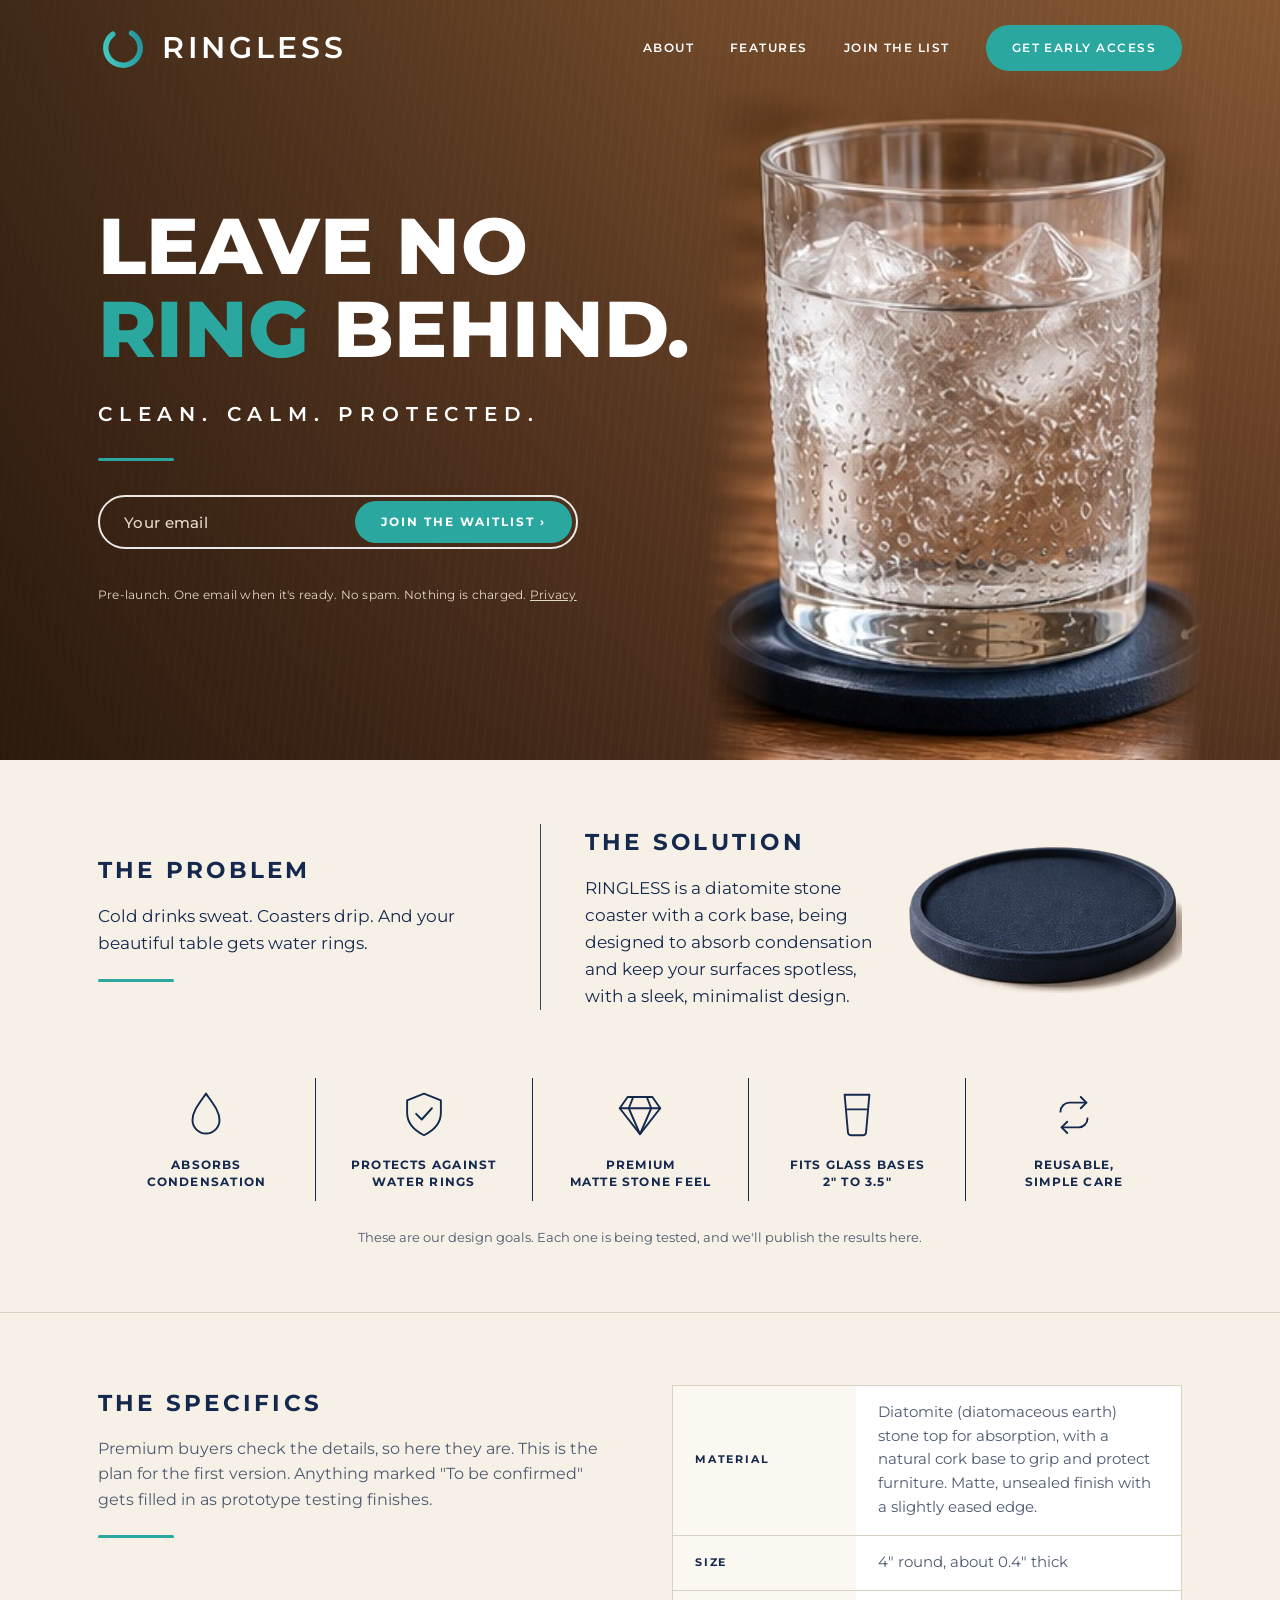
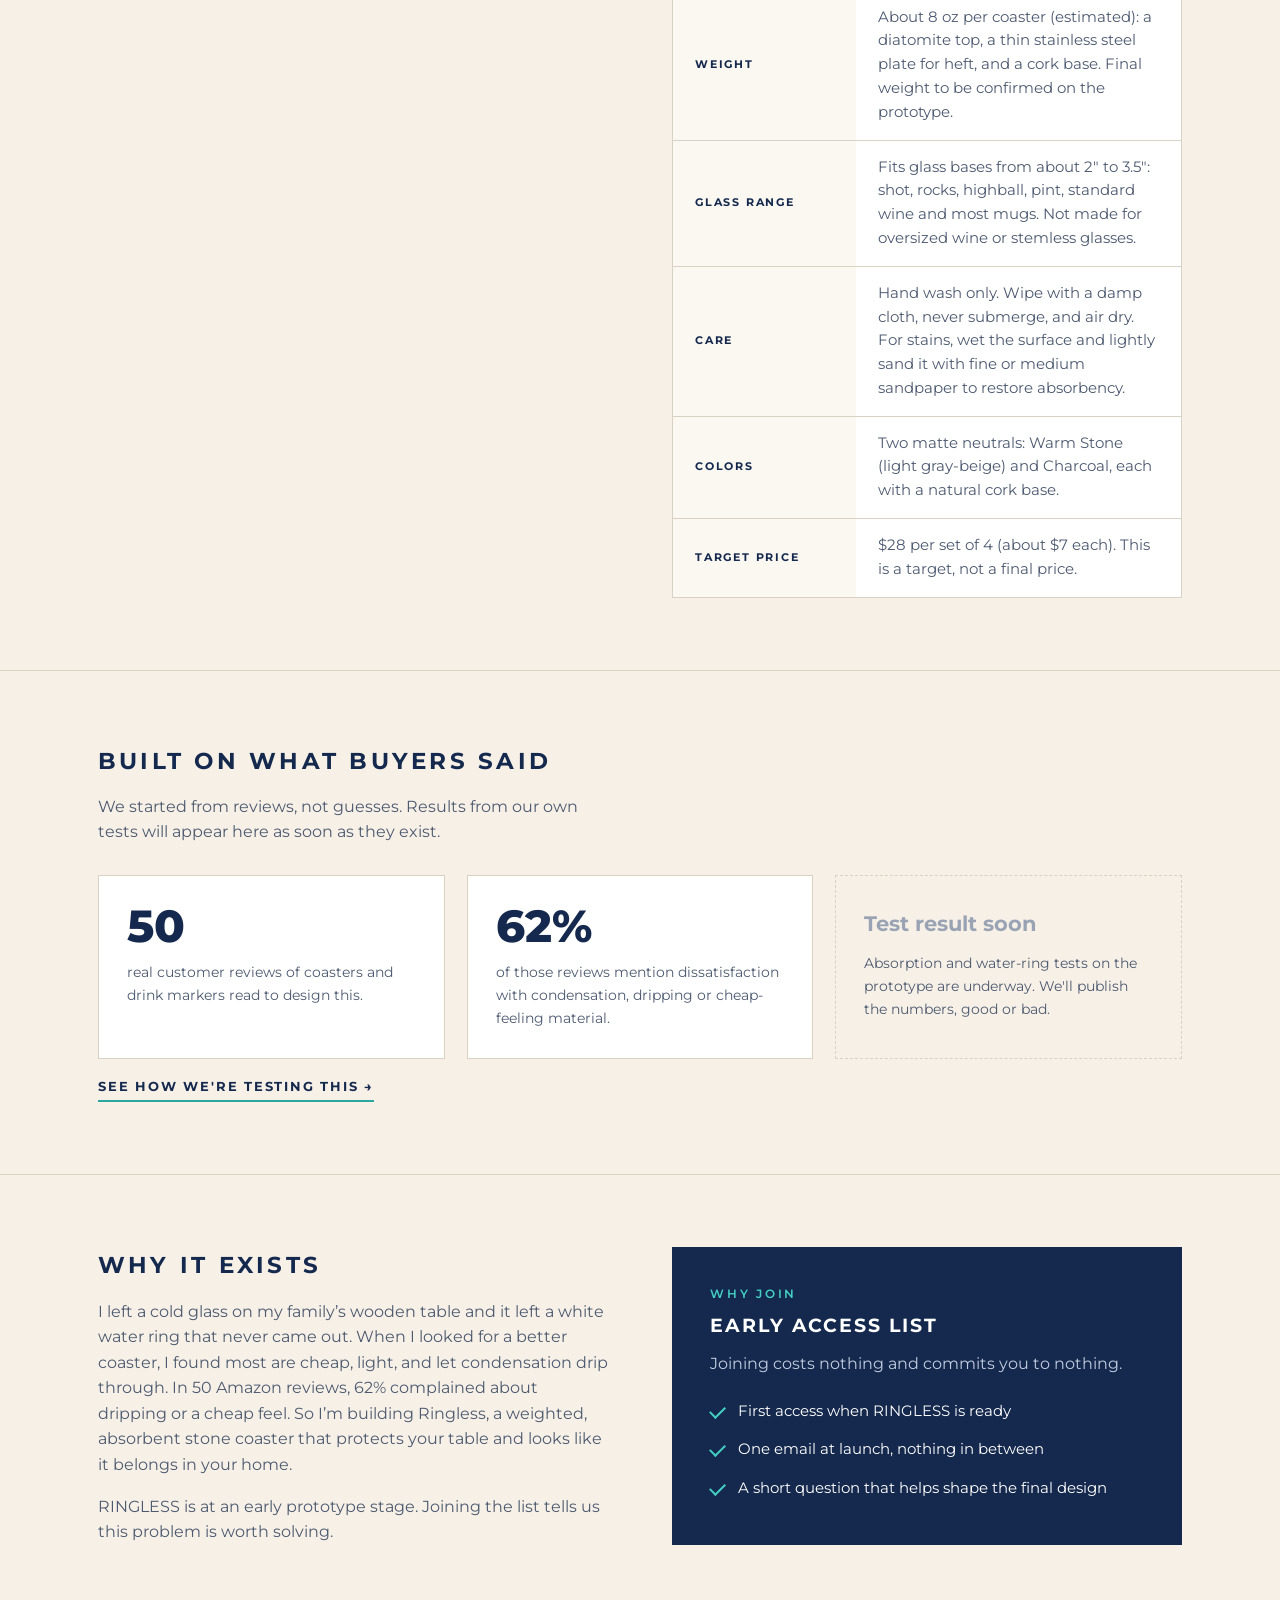
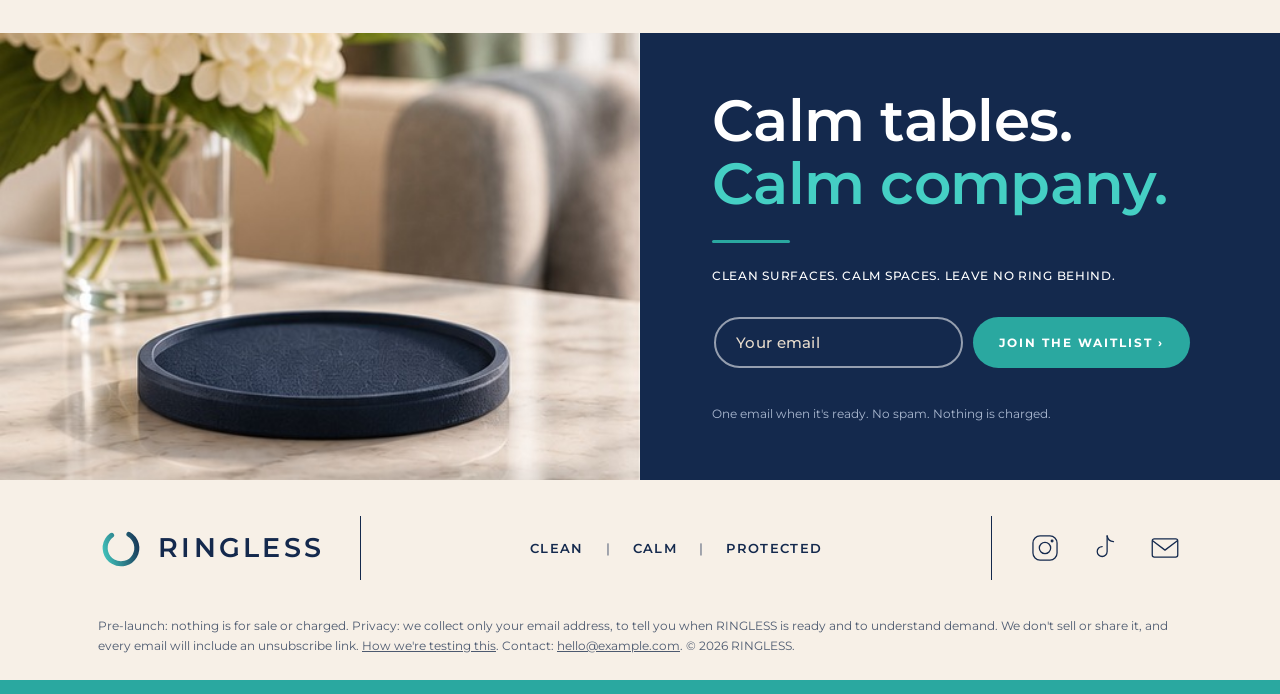
<file: index.html>
<!DOCTYPE html>
<html lang="en">
<head>
<meta charset="utf-8">
<meta name="viewport" content="width=device-width, initial-scale=1">
<title>RINGLESS | Leave no ring behind.</title>
<meta name="description" content="RINGLESS is a minimalist, weighted, absorbent coaster in development. Join the early access list.">
<meta property="og:title" content="RINGLESS | Leave no ring behind.">
<meta property="og:description" content="A minimalist absorbent coaster for people who care about their tables. Pre-launch. Join the early access list.">
<link rel="icon" href="data:image/svg+xml,%3Csvg xmlns='http://www.w3.org/2000/svg' viewBox='0 0 64 64'%3E%3Ccircle cx='32' cy='32' r='22' fill='none' stroke='%232bb0a6' stroke-width='8' stroke-dasharray='110 30' stroke-linecap='round'/%3E%3C/svg%3E">
<link rel="preconnect" href="https://fonts.googleapis.com">
<link rel="preconnect" href="https://fonts.gstatic.com" crossorigin>
<link href="https://fonts.googleapis.com/css2?family=Montserrat:wght@400;500;600;700;800&display=swap" rel="stylesheet">
<link rel="stylesheet" href="css/styles.css">
</head>
<body>

<!-- TOP BAR -->
<header>
  <div class="wrap bar">
    <a class="logo" href="#top" aria-label="RINGLESS home">
      <svg viewBox="0 0 64 64" aria-hidden="true"><defs><linearGradient id="lg" x1="0" y1="0" x2="1" y2="1"><stop offset="0" stop-color="#45cfc4"/><stop offset="1" stop-color="#1f8f9a"/></linearGradient></defs><circle cx="32" cy="32" r="22" fill="none" stroke="url(#lg)" stroke-width="7" stroke-dasharray="112 28" stroke-linecap="round" transform="rotate(-60 32 32)"/></svg>
      RINGLESS
    </a>
    <nav>
      <a href="#about">About</a>
      <a href="#features">Features</a>
      <a href="#join">Join the list</a>
      <a href="#join" class="pill">Get early access</a>
    </nav>
  </div>
</header>

<main id="top">
<!-- HERO -->
<section class="hero">
  <div class="shot" role="img" aria-label="Glass of iced water on a navy coaster"></div>
  <div class="wrap" style="width:100%">
    <div class="copy">
      <h1>Leave no<br><em>ring</em> behind.</h1>
      <p class="sub">Clean. Calm. Protected.</p>
      <div class="rule"></div>

      <form class="signup" id="form-hero" novalidate>
        <input type="email" name="email" placeholder="Your email" autocomplete="email" aria-label="Email address" required>
        <input class="hp" type="text" name="company" tabindex="-1" autocomplete="off" aria-hidden="true">
        <button class="btn" type="submit">Join the waitlist &rsaquo;</button>
      </form>
      <p class="err" role="alert"></p>
      <p class="note">Pre-launch. One email when it's ready. No spam. Nothing is charged. <a href="#privacy">Privacy</a></p>
      <div class="thanks" data-thanks></div>
    </div>
  </div>
</section>

<!-- PROBLEM / SOLUTION -->
<section class="ps" id="about">
  <div class="wrap grid">
    <div class="reveal">
      <h2 class="sec">The problem</h2>
      <p>Cold drinks sweat. Coasters drip. And your beautiful table gets water rings.</p>
      <div class="rule"></div>
    </div>
    <div class="divider"></div>
    <div class="sol reveal">
      <div>
        <h2 class="sec">The solution</h2>
        <p>RINGLESS is a diatomite stone coaster with a cork base, being designed to absorb condensation and keep your surfaces spotless, with a sleek, minimalist design.</p>
      </div>
      <div class="coaster" role="img" aria-label="RINGLESS prototype coaster"></div>
    </div>
  </div>
</section>

<!-- ICON STRIP -->
<section class="strip" id="features">
  <div class="wrap">
    <div class="row reveal">
      <div class="it">
        <svg viewBox="0 0 48 48"><path d="M24 5C17 15 12 21 12 28.500a12 12 0 0 0 24 0C36 21 31 15 24 5z"/></svg>
        <b>Absorbs<br>condensation</b>
      </div>
      <div class="it">
        <svg viewBox="0 0 48 48"><path d="M24 5l15 6v11c0 10-7 16-15 20C16 38 9 32 9 22V11z"/><path d="M17 23l5 5 9-10"/></svg>
        <b>Protects against<br>water rings</b>
      </div>
      <div class="it">
        <svg viewBox="0 0 48 48"><path d="M13 8h22l7 10-18 23L6 18z"/><path d="M6 18h36M18 8l-4 10 10 23M30 8l4 10-10 23"/></svg>
        <b>Premium<br>matte stone feel</b>
      </div>
      <div class="it">
        <svg viewBox="0 0 48 48"><path d="M13 6h22l-3 34a3 3 0 0 1-3 2H19a3 3 0 0 1-3-2z"/><path d="M15.500 19h17"/></svg>
        <b>Fits glass bases<br>2" to 3.5"</b>
      </div>
      <div class="it">
        <svg viewBox="0 0 48 48"><path d="M30 8l5 5-5 5"/><path d="M35 13H20a8 8 0 0 0-8 8"/><path d="M18 40l-5-5 5-5"/><path d="M13 35h15a8 8 0 0 0 8-8"/></svg>
        <b>Reusable,<br>simple care</b>
      </div>
    </div>
    <p class="tagline">These are our design goals. Each one is being tested, and we'll publish the results here.</p>
  </div>
</section>

<!-- DETAILS -->
<section class="block">
  <div class="wrap two">
    <div class="reveal">
      <h2 class="sec">The specifics</h2>
      <p class="lead">Premium buyers check the details, so here they are. This is the plan for the first version. Anything marked "To be confirmed" gets filled in as prototype testing finishes.</p>
      <div class="rule"></div>
    </div>
    <div class="reveal">
      <table class="specs">
        <tr><th>Material</th><td>Diatomite (diatomaceous earth) stone top for absorption, with a natural cork base to grip and protect furniture. Matte, unsealed finish with a slightly eased edge.</td></tr>
        <tr><th>Size</th><td>4" round, about 0.4" thick</td></tr>
        <tr><th>Weight</th><td>About 8 oz per coaster (estimated): a diatomite top, a thin stainless steel plate for heft, and a cork base. Final weight to be confirmed on the prototype.</td></tr>
        <tr><th>Glass range</th><td>Fits glass bases from about 2" to 3.5": shot, rocks, highball, pint, standard wine and most mugs. Not made for oversized wine or stemless glasses.</td></tr>
        <tr><th>Care</th><td>Hand wash only. Wipe with a damp cloth, never submerge, and air dry. For stains, wet the surface and lightly sand it with fine or medium sandpaper to restore absorbency.</td></tr>
        <tr><th>Colors</th><td>Two matte neutrals: Warm Stone (light gray-beige) and Charcoal, each with a natural cork base.</td></tr>
        <tr><th>Target price</th><td>$28 per set of 4 (about $7 each). This is a target, not a final price.</td></tr>
      </table>
    </div>
  </div>
</section>

<!-- PROOF -->
<section class="block">
  <div class="wrap">
    <h2 class="sec">Built on what buyers said</h2>
    <p class="lead">We started from reviews, not guesses. Results from our own tests will appear here as soon as they exist.</p>
    <div class="stats">
      <div class="stat reveal"><b>50</b><span>real customer reviews of coasters and drink markers read to design this.</span></div>
      <div class="stat reveal"><b>62%</b><span>of those reviews mention dissatisfaction with condensation, dripping or cheap-feeling material.</span></div>
      <div class="stat pending reveal"><b>Test result soon</b><span>Absorption and water-ring tests on the prototype are underway. We'll publish the numbers, good or bad.</span></div>
    </div>
    <a class="planlink" href="plan.html">See how we're testing this &rarr;</a>
  </div>
</section>

<!-- STORY + WHY JOIN -->
<section class="block">
  <div class="wrap two">
    <div class="story reveal">
      <h2 class="sec">Why it exists</h2>
      <p>I left a cold glass on my family’s wooden table and it left a white water ring that never came out. When I looked for a better coaster, I found most are cheap, light, and let condensation drip through. In 50 Amazon reviews, 62% complained about dripping or a cheap feel. So I’m building Ringless, a weighted, absorbent stone coaster that protects your table and looks like it belongs in your home.</p>
      <p>RINGLESS is at an early prototype stage. Joining the list tells us this problem is worth solving.</p>
    </div>
    <div class="offer reveal">
      <p class="eyebrow" style="color:var(--teal-2)">Why join</p>
      <h3>Early access list</h3>
      <p>Joining costs nothing and commits you to nothing.</p>
      <!-- Pick ONE real offer you can keep and edit this list. -->
      <ul>
        <li>First access when RINGLESS is ready</li>
        <li>One email at launch, nothing in between</li>
        <li>A short question that helps shape the final design</li>
      </ul>
    </div>
  </div>
</section>

<!-- SPLIT CTA -->
<section class="split" id="join">
  <div class="photo" role="img" aria-label="Navy coaster on a marble table beside white flowers"></div>
  <div class="panel">
    <h2>Calm tables.<br><em>Calm company.</em></h2>
    <div class="rule"></div>
    <p class="s">Clean surfaces. Calm spaces. Leave no ring behind.</p>
    <form class="signup" id="form-cta" novalidate style="border-color:transparent;padding:0">
      <input type="email" name="email" placeholder="Your email" autocomplete="email" aria-label="Email address" required style="border:2px solid rgba(255,255,255,.55);border-radius:999px;padding:14px 20px;margin-right:10px">
      <input class="hp" type="text" name="company" tabindex="-1" autocomplete="off" aria-hidden="true">
      <button class="btn" type="submit">Join the waitlist &rsaquo;</button>
    </form>
    <p class="err" role="alert"></p>
    <p class="note">One email when it's ready. No spam. Nothing is charged.</p>
    <div class="thanks" data-thanks></div>
  </div>
</section>
</main>

<!-- FOOTER -->
<footer>
  <div class="wrap">
    <div class="foot">
      <a class="logo" href="#top">
        <svg viewBox="0 0 64 64" aria-hidden="true"><defs><linearGradient id="lg2" x1="0" y1="0" x2="1" y2="1"><stop offset="0" stop-color="#45cfc4"/><stop offset="1" stop-color="#14294d"/></linearGradient></defs><circle cx="32" cy="32" r="22" fill="none" stroke="url(#lg2)" stroke-width="7" stroke-dasharray="112 28" stroke-linecap="round" transform="rotate(-60 32 32)"/></svg>
        RINGLESS
      </a>
      <span class="v"></span>
      <div class="tl"><span>Clean</span><i>|</i><span>Calm</span><i>|</i><span>Protected</span></div>
      <span class="v"></span>
      <div class="soc">
        <!-- TODO: replace href="#" with your real Instagram / TikTok URLs, or delete the icon -->
        <a href="#" aria-label="Instagram"><svg viewBox="0 0 48 48"><rect x="7" y="7" width="34" height="34" rx="10"/><circle cx="24" cy="24" r="8"/><circle cx="34" cy="14" r="1.200"/></svg></a>
        <a href="#" aria-label="TikTok"><svg viewBox="0 0 48 48"><path d="M27 7v22a7 7 0 1 1-7-7"/><path d="M27 7c1 5 4 8 9 8"/></svg></a>
        <a href="mailto:hello@example.com" aria-label="Email"><svg viewBox="0 0 48 48"><rect x="6" y="11" width="36" height="26" rx="3"/><path d="M7 14l17 13 17-13"/></svg></a>
      </div>
    </div>
    <p class="legal" id="privacy">Pre-launch: nothing is for sale or charged. Privacy: we collect only your email address, to tell you when RINGLESS is ready and to understand demand. We don't sell or share it, and every email will include an unsubscribe link. <a href="plan.html">How we're testing this</a>. Contact: <a href="mailto:hello@example.com">hello@example.com</a>. &copy; <span id="yr"></span> RINGLESS.</p>
  </div>
  <div class="stripe"></div>
</footer>

<script src="js/main.js"></script>
</body>
</html>
</file>
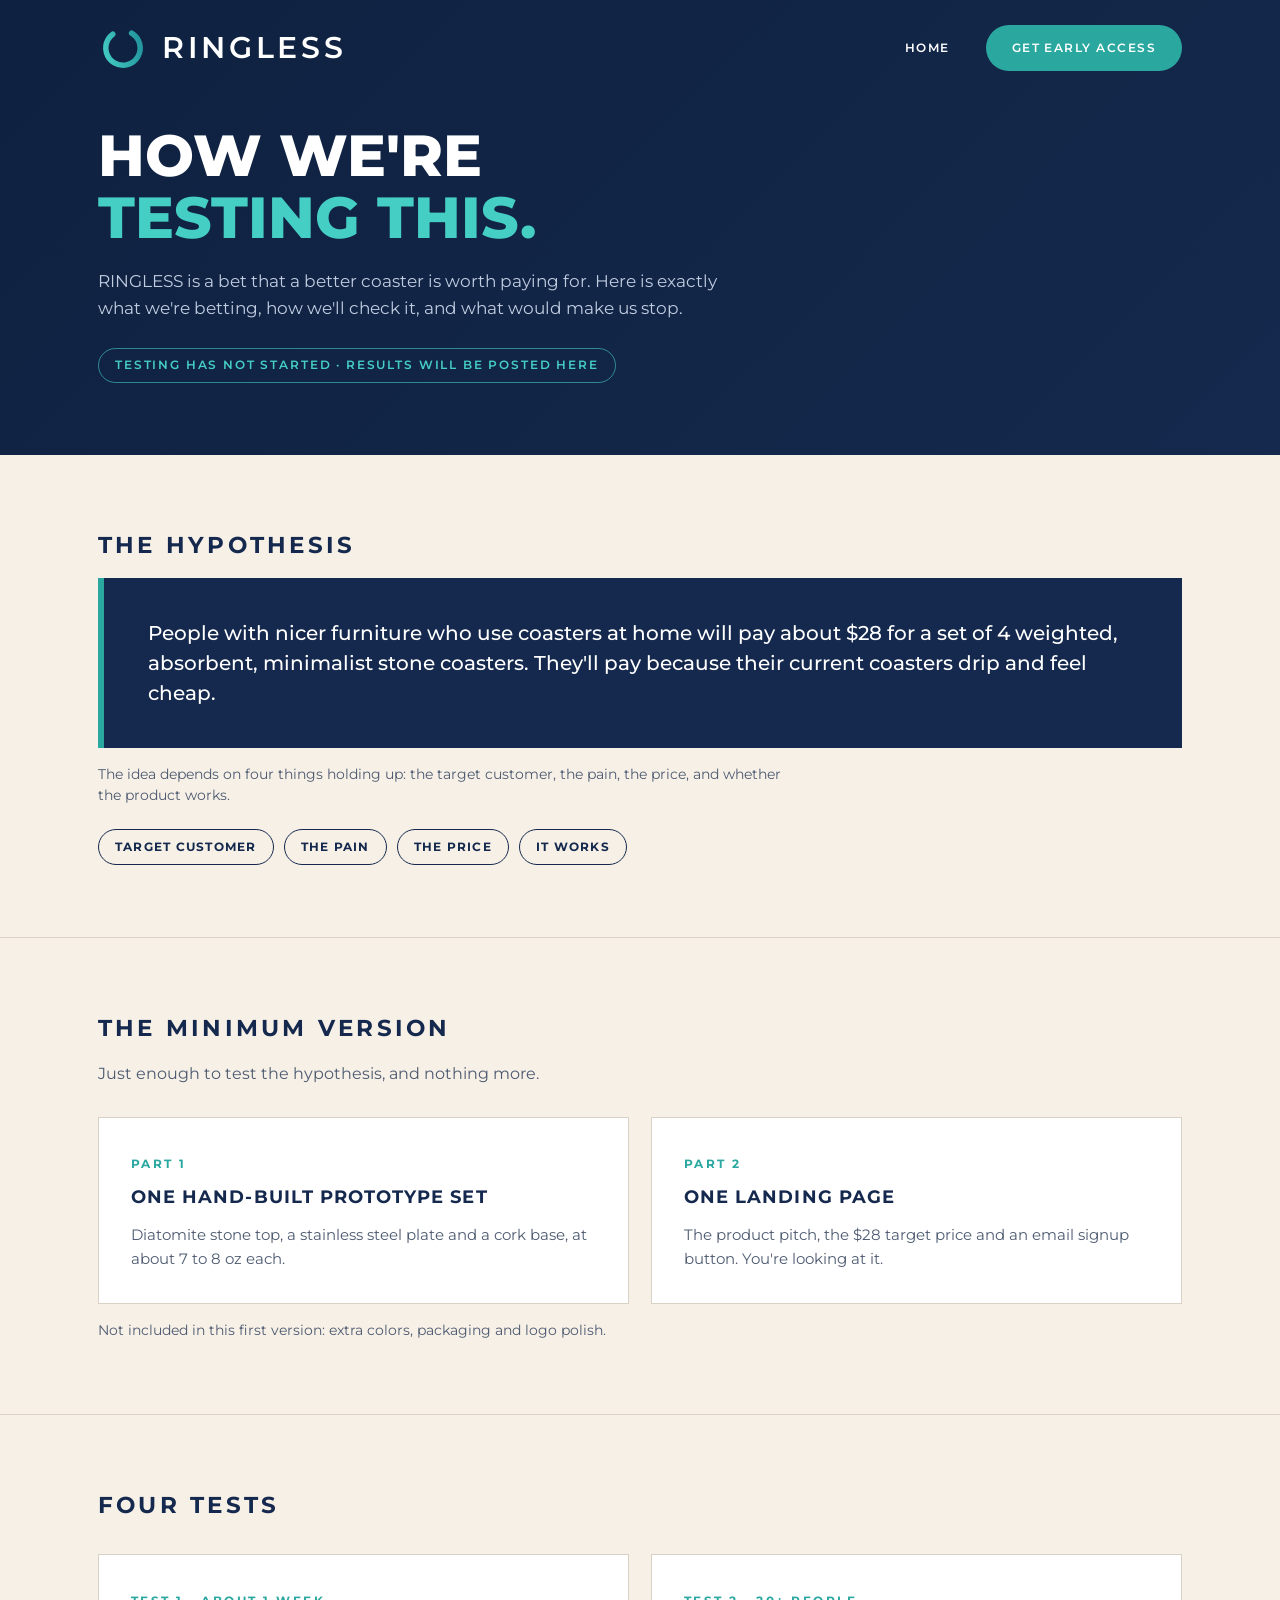
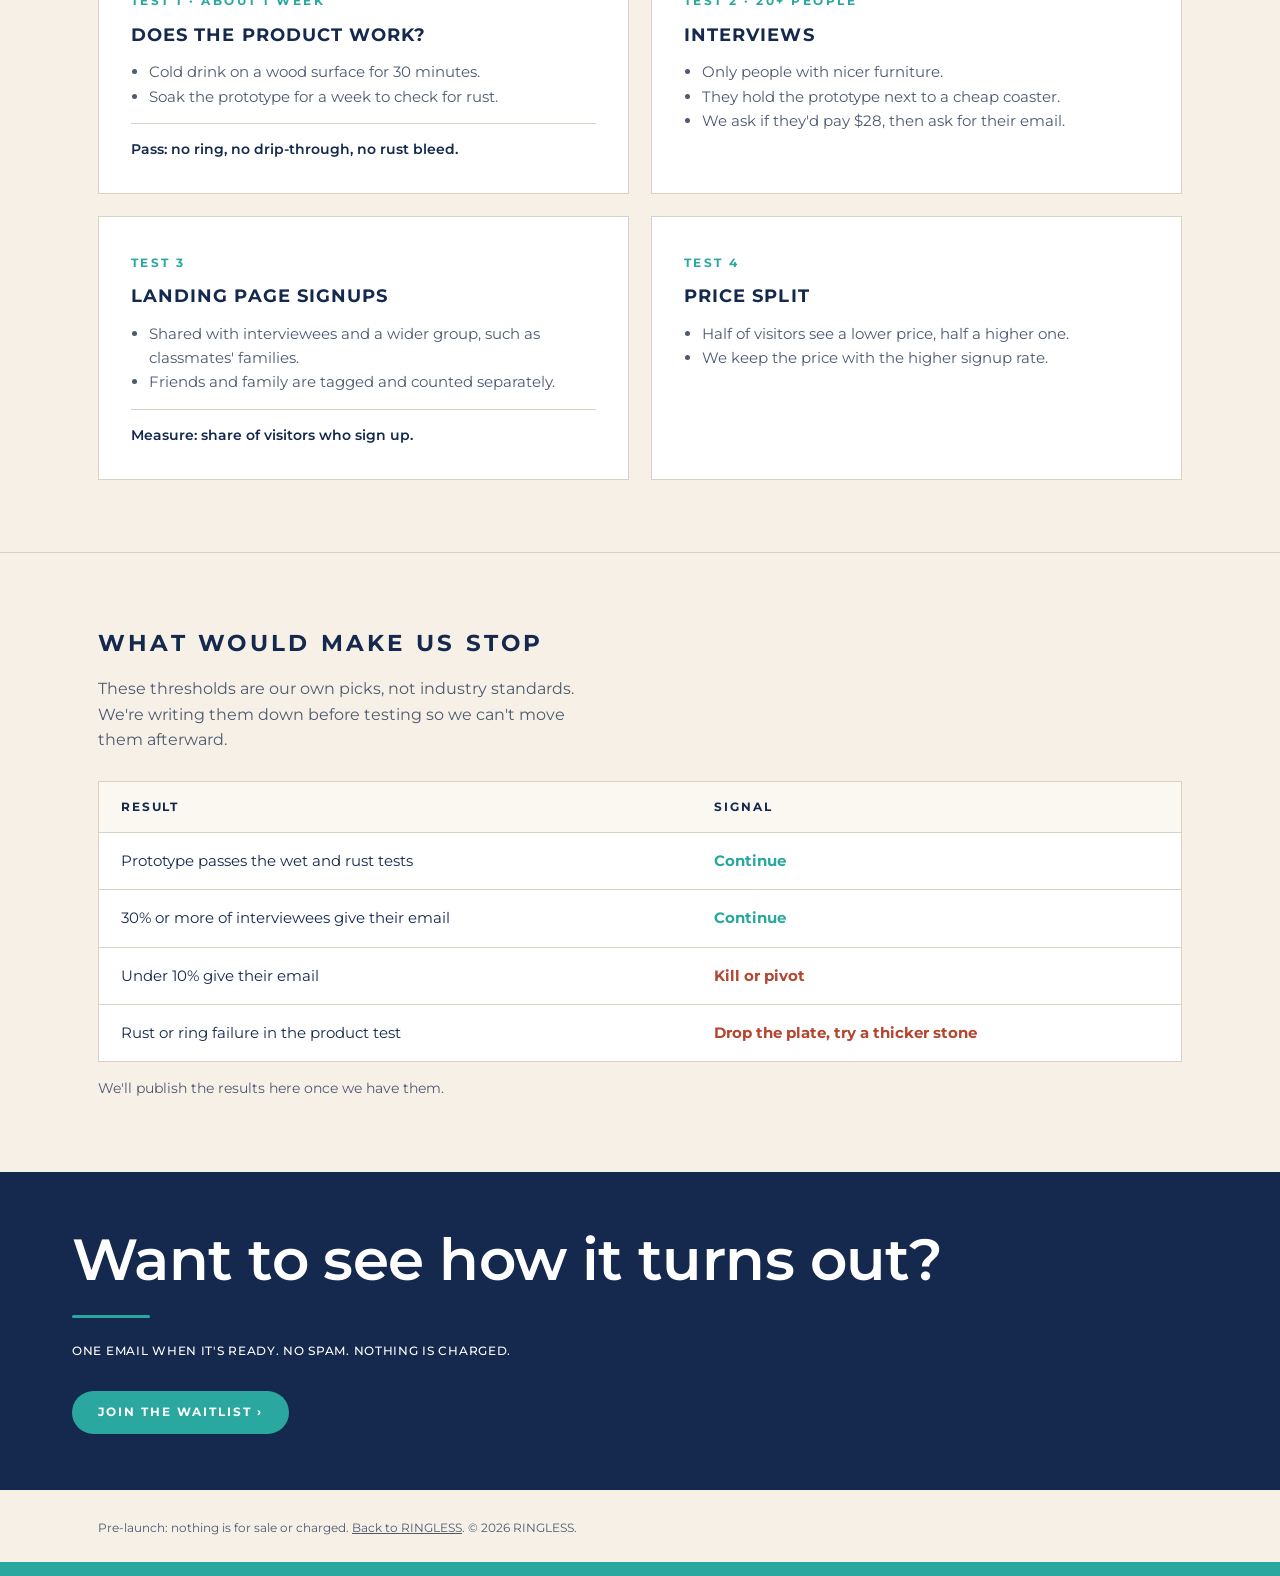
<file: plan.html>
<!DOCTYPE html>
<html lang="en">
<head>
<meta charset="utf-8">
<meta name="viewport" content="width=device-width, initial-scale=1">
<title>How we're testing RINGLESS</title>
<meta name="description" content="The hypothesis, the prototype and the tests behind RINGLESS, with the results we'll publish.">
<link rel="icon" href="data:image/svg+xml,%3Csvg xmlns='http://www.w3.org/2000/svg' viewBox='0 0 64 64'%3E%3Ccircle cx='32' cy='32' r='22' fill='none' stroke='%232aa8a0' stroke-width='8' stroke-dasharray='110 30' stroke-linecap='round'/%3E%3C/svg%3E">
<link rel="preconnect" href="https://fonts.googleapis.com">
<link rel="preconnect" href="https://fonts.gstatic.com" crossorigin>
<link href="https://fonts.googleapis.com/css2?family=Montserrat:wght@400;500;600;700;800&display=swap" rel="stylesheet">
<link rel="stylesheet" href="css/styles.css">
</head>
<body>

<header class="pagehead">
  <div class="wrap">
    <div class="bar" style="position:static">
      <a class="logo" href="index.html" aria-label="RINGLESS home">
        <svg viewBox="0 0 64 64" aria-hidden="true"><defs><linearGradient id="lg" x1="0" y1="0" x2="1" y2="1"><stop offset="0" stop-color="#45cfc4"/><stop offset="1" stop-color="#1f8f9a"/></linearGradient></defs><circle cx="32" cy="32" r="22" fill="none" stroke="url(#lg)" stroke-width="7" stroke-dasharray="112 28" stroke-linecap="round" transform="rotate(-60 32 32)"/></svg>
        RINGLESS
      </a>
      <nav>
        <a href="index.html">Home</a>
        <a href="index.html#join" class="pill">Get early access</a>
      </nav>
    </div>
    <h1>How we're<br><em>testing this.</em></h1>
    <p class="lede">RINGLESS is a bet that a better coaster is worth paying for. Here is exactly what we're betting, how we'll check it, and what would make us stop.</p>
    <span class="status">Testing has not started &middot; results will be posted here</span>
  </div>
</header>

<main class="plan">

<section class="block">
  <div class="wrap">
    <h2 class="sec">The hypothesis</h2>
    <div class="quote">People with nicer furniture who use coasters at home will pay about $28 for a set of 4 weighted, absorbent, minimalist stone coasters. They'll pay because their current coasters drip and feel cheap.</div>
    <p class="fineprint">The idea depends on four things holding up: the target customer, the pain, the price, and whether the product works.</p>
    <div class="parts"><span>Target customer</span><span>The pain</span><span>The price</span><span>It works</span></div>
  </div>
</section>

<section class="block">
  <div class="wrap">
    <h2 class="sec">The minimum version</h2>
    <p class="lead">Just enough to test the hypothesis, and nothing more.</p>
    <div class="cards">
      <div class="card">
        <span class="n">PART 1</span>
        <h3>One hand-built prototype set</h3>
        <p>Diatomite stone top, a stainless steel plate and a cork base, at about 7 to 8 oz each.</p>
      </div>
      <div class="card">
        <span class="n">PART 2</span>
        <h3>One landing page</h3>
        <p>The product pitch, the $28 target price and an email signup button. You're looking at it.</p>
      </div>
    </div>
    <p class="fineprint">Not included in this first version: extra colors, packaging and logo polish.</p>
  </div>
</section>

<section class="block">
  <div class="wrap">
    <h2 class="sec">Four tests</h2>
    <div class="cards">
      <div class="card">
        <span class="n">TEST 1 &middot; ABOUT 1 WEEK</span>
        <h3>Does the product work?</h3>
        <ul>
          <li>Cold drink on a wood surface for 30 minutes.</li>
          <li>Soak the prototype for a week to check for rust.</li>
        </ul>
        <p class="pass">Pass: no ring, no drip-through, no rust bleed.</p>
      </div>
      <div class="card">
        <span class="n">TEST 2 &middot; 20+ PEOPLE</span>
        <h3>Interviews</h3>
        <ul>
          <li>Only people with nicer furniture.</li>
          <li>They hold the prototype next to a cheap coaster.</li>
          <li>We ask if they'd pay $28, then ask for their email.</li>
        </ul>
      </div>
      <div class="card">
        <span class="n">TEST 3</span>
        <h3>Landing page signups</h3>
        <ul>
          <li>Shared with interviewees and a wider group, such as classmates' families.</li>
          <li>Friends and family are tagged and counted separately.</li>
        </ul>
        <p class="pass">Measure: share of visitors who sign up.</p>
      </div>
      <div class="card">
        <span class="n">TEST 4</span>
        <h3>Price split</h3>
        <ul>
          <li>Half of visitors see a lower price, half a higher one.</li>
          <li>We keep the price with the higher signup rate.</li>
        </ul>
      </div>
    </div>
  </div>
</section>

<section class="block">
  <div class="wrap">
    <h2 class="sec">What would make us stop</h2>
    <p class="lead">These thresholds are our own picks, not industry standards. We're writing them down before testing so we can't move them afterward.</p>
    <table class="signals">
      <tr><th>Result</th><th>Signal</th></tr>
      <tr><td>Prototype passes the wet and rust tests</td><td class="go">Continue</td></tr>
      <tr><td>30% or more of interviewees give their email</td><td class="go">Continue</td></tr>
      <tr><td>Under 10% give their email</td><td class="stop">Kill or pivot</td></tr>
      <tr><td>Rust or ring failure in the product test</td><td class="stop">Drop the plate, try a thicker stone</td></tr>
    </table>
    <p class="fineprint">We'll publish the results here once we have them.</p>
  </div>
</section>

</main>

<section class="split" style="min-height:0">
  <div class="panel" style="grid-column:1/-1;align-items:flex-start">
    <h2>Want to see how it turns out?</h2>
    <div class="rule"></div>
    <p class="s">One email when it's ready. No spam. Nothing is charged.</p>
    <a class="btn" href="index.html#join" style="text-decoration:none;align-self:flex-start">Join the waitlist &rsaquo;</a>
  </div>
</section>

<footer>
  <div class="wrap">
    <p class="legal" style="padding-top:28px">Pre-launch: nothing is for sale or charged. <a href="index.html">Back to RINGLESS</a>. &copy; <span id="yr"></span> RINGLESS.</p>
  </div>
  <div class="stripe"></div>
</footer>
<script>document.getElementById("yr").textContent = new Date().getFullYear();</script>
</body>
</html>
</file>
<file: css/styles.css>
/* RINGLESS landing page styles */
:root{
  --navy:#14294d; --navy-2:#0f2140; --teal:#2aa8a0; --teal-2:#45cfc4;
  --cream:#f7f0e7; --ink:#14294d; --muted:#4d5a70; --line:#d9d1c4;
  --max:1140px;
}
*{box-sizing:border-box;margin:0;padding:0}
html{scroll-behavior:smooth}
body{font-family:Montserrat,"Segoe UI",system-ui,-apple-system,Helvetica,Arial,sans-serif;color:var(--ink);background:var(--cream);line-height:1.6;-webkit-font-smoothing:antialiased}
img,svg{max-width:100%;display:block}
a{color:inherit}
.wrap{max-width:var(--max);margin:0 auto;padding:0 28px}
.rule{width:76px;height:3px;background:var(--teal);margin:22px 0 0;border-radius:2px}
h2.sec{font-size:1.45rem;font-weight:700;letter-spacing:.14em;text-transform:uppercase;color:var(--navy);margin-bottom:14px}
.eyebrow{font-size:.72rem;letter-spacing:.24em;text-transform:uppercase;font-weight:600;color:var(--teal)}

/* ---------- HERO ---------- */
.hero{position:relative;min-height:min(100vh,760px);color:#fff;overflow:hidden;display:flex;align-items:center;
  background:
    linear-gradient(90deg,rgba(18,10,5,.62) 0%,rgba(18,10,5,.22) 55%,rgba(18,10,5,.05) 100%),
    repeating-linear-gradient(96deg,rgba(255,255,255,.025) 0 2px,transparent 2px 9px),
    linear-gradient(180deg,#8a5a34 0%,#6e4529 55%,#573520 100%);
  padding:130px 0 80px}
.hero .shot{position:absolute;right:6%;bottom:0;height:92%;aspect-ratio:318/445;max-width:44%;
  background:url(../images/glass.jpg) center/cover no-repeat;
  -webkit-mask-image:linear-gradient(to right,transparent,#000 14%,#000 86%,transparent),linear-gradient(to bottom,transparent,#000 14%);
  -webkit-mask-composite:source-in;mask-image:linear-gradient(to right,transparent,#000 14%,#000 86%,transparent),linear-gradient(to bottom,transparent,#000 14%);mask-composite:intersect;
  filter:saturate(1.05) contrast(1.03)}
header{position:absolute;inset:0 0 auto 0;z-index:10}
.bar{display:flex;align-items:center;justify-content:space-between;height:96px}
.logo{display:flex;align-items:center;gap:14px;text-decoration:none;color:#fff;font-weight:600;letter-spacing:.12em;font-size:1.9rem}
.logo svg{width:50px;height:50px}
nav{display:flex;align-items:center;gap:36px}
nav a{color:#fff;text-decoration:none;font-size:.76rem;letter-spacing:.12em;text-transform:uppercase;font-weight:600}
nav a:hover{color:var(--teal-2)}
nav .pill{background:var(--teal);padding:13px 26px;border-radius:999px}
nav .pill:hover{background:var(--teal-2);color:var(--navy-2)}

.hero .copy{position:relative;z-index:2;max-width:680px}
.hero h1{font-size:clamp(2.6rem,6.2vw,5rem);font-weight:800;line-height:1.04;text-transform:uppercase;letter-spacing:.005em}
.hero h1 em{font-style:normal;color:var(--teal)}
.hero .sub{margin-top:28px;font-size:clamp(.9rem,1.9vw,1.25rem);letter-spacing:.34em;text-transform:uppercase;font-weight:600}
.hero .rule{margin:28px 0 34px}
.hero .note{margin-top:14px;font-size:.78rem;color:#e3d6c6;letter-spacing:.02em}
.hero .note a{text-decoration:underline}

/* email form (outlined pill like the mockup button) */
form.signup{display:flex;gap:0;max-width:480px;border:2px solid rgba(255,255,255,.9);border-radius:999px;padding:4px;flex-wrap:nowrap;position:relative}
form.signup input[type=email]{flex:1 1 auto;min-width:0;background:transparent;border:0;color:#fff;font:500 .95rem Montserrat,sans-serif;padding:0 20px;outline:none;letter-spacing:.02em}
form.signup input::placeholder{color:#e8dccd}
.btn{display:inline-flex;align-items:center;gap:10px;padding:15px 26px;border-radius:999px;border:0;background:var(--teal);color:#fff;font:700 .76rem/1 Montserrat,sans-serif;letter-spacing:.16em;text-transform:uppercase;cursor:pointer;transition:.2s;white-space:nowrap}
.btn:hover{background:var(--teal-2);color:var(--navy-2)}
.btn:disabled{opacity:.6;cursor:wait}
.hp{position:absolute;left:-9999px}
.err{color:#ffb4a8;font-size:.82rem;min-height:1.2em;margin:6px 0 0 20px}
.thanks{display:none;max-width:34rem}
.thanks h3{font-size:1.6rem;margin-bottom:.5rem}
.thanks p{opacity:.9;margin-bottom:1rem}
.thanks .share{display:flex;gap:8px;margin:14px 0 22px}
.thanks .share input{flex:1;min-width:0;padding:12px 18px;border-radius:999px;border:1.5px solid rgba(255,255,255,.4);background:rgba(255,255,255,.08);color:#fff;font-size:.9rem}
.thanks .share .btn{padding:12px 20px}
.survey legend{font-weight:600;margin-bottom:10px;font-size:.95rem}
.survey label{display:inline-flex;margin:0 8px 8px 0;padding:9px 16px;border:1.5px solid rgba(255,255,255,.4);border-radius:999px;font-size:.85rem;cursor:pointer;transition:.15s}
.survey input{position:absolute;opacity:0}
.survey label:has(input:checked){background:var(--teal);border-color:var(--teal)}
.survey label:hover{border-color:var(--teal-2)}

/* ---------- PROBLEM / SOLUTION ---------- */
.ps{padding:64px 0 40px}
.ps .grid{display:grid;grid-template-columns:1fr 1px 1.5fr;gap:44px;align-items:center}
.ps .divider{background:var(--navy);align-self:stretch;opacity:.85}
.ps p{color:var(--ink);font-size:1.05rem;max-width:25rem}
.ps .sol{display:grid;grid-template-columns:1fr 280px;gap:20px;align-items:center}
.ps .coaster{width:280px;aspect-ratio:275/150;background:url(../images/coaster.png) center/contain no-repeat}

/* ---------- ICON STRIP ---------- */
.strip{padding:28px 0 64px}
.strip .row{display:grid;grid-template-columns:repeat(5,1fr)}
.strip .it{text-align:center;padding:10px 14px;border-left:1.5px solid var(--navy)}
.strip .it:first-child{border-left:0}
.strip svg{width:54px;height:54px;margin:0 auto 14px;stroke:var(--navy);fill:none;stroke-width:1.7;stroke-linecap:round;stroke-linejoin:round}
.strip b{display:block;font-size:.76rem;letter-spacing:.1em;text-transform:uppercase;font-weight:700;color:var(--navy);line-height:1.45}
.strip .tagline{text-align:center;margin-top:26px;font-size:.82rem;color:var(--muted)}

/* ---------- DETAILS / PROOF / STORY / FAQ ---------- */
.block{padding:72px 0;border-top:1px solid var(--line)}
.two{display:grid;grid-template-columns:1fr 1fr;gap:64px;align-items:start}
.lead{color:var(--muted);max-width:32rem}
.specs{width:100%;border-collapse:collapse;background:#fff;border:1px solid var(--line)}
.specs th,.specs td{text-align:left;padding:15px 22px;border-bottom:1px solid var(--line);font-size:.93rem}
.specs th{width:36%;font-size:.7rem;letter-spacing:.16em;text-transform:uppercase;color:var(--navy);font-weight:700;background:#fbf7f1}
.specs td{color:var(--muted)}
.specs tr:last-child th,.specs tr:last-child td{border-bottom:0}
.tbc{color:var(--teal);font-weight:700}
.stats{display:grid;grid-template-columns:repeat(3,1fr);gap:22px;margin-top:30px}
.stat{padding:28px;border:1px solid var(--line);background:#fff}
.stat b{display:block;font-size:2.8rem;font-weight:800;color:var(--navy);line-height:1}
.stat span{display:block;margin-top:12px;color:var(--muted);font-size:.9rem}
.stat.pending{background:transparent;border-style:dashed}
.stat.pending b{color:#9aa3b4;font-size:1.3rem;font-weight:700;padding:.6rem 0 .35rem}
.story p{color:var(--muted);margin-bottom:1rem}
.offer{background:var(--navy);color:#fff;padding:38px}
.offer h3{font-size:1.2rem;letter-spacing:.1em;text-transform:uppercase;margin:.4rem 0 .6rem}
.offer p{color:#c0cce0}
.offer ul{list-style:none;margin-top:16px}
.offer li{padding:7px 0 7px 28px;position:relative;font-size:.95rem}
.offer li:before{content:"";position:absolute;left:0;top:14px;width:13px;height:7px;border-left:2px solid var(--teal-2);border-bottom:2px solid var(--teal-2);transform:rotate(-45deg)}

/* ---------- SPLIT CTA ---------- */
.split{display:grid;grid-template-columns:1fr 1fr;min-height:430px}
.split .photo{background:url(../images/lifestyle.jpg) center/cover no-repeat;min-height:300px}
.split .panel{background:var(--navy);color:#fff;display:flex;flex-direction:column;justify-content:center;padding:56px clamp(28px,6vw,72px)}
.split h2{font-size:clamp(2.2rem,4.6vw,3.6rem);font-weight:600;line-height:1.1;letter-spacing:-.01em}
.split h2 em{font-style:normal;color:var(--teal-2)}
.split .rule{margin:24px 0 24px;width:78px}
.split .s{font-size:.74rem;letter-spacing:.06em;text-transform:uppercase;font-weight:500;margin-bottom:30px}
.split .note{margin-top:12px;font-size:.78rem;color:#aab8d0}

/* ---------- FOOTER ---------- */
footer{background:var(--cream)}
.foot{display:grid;grid-template-columns:auto 1px 1fr 1px auto;gap:36px;align-items:center;padding:36px 0}
.foot .v{background:var(--navy);height:64px}
footer .logo{color:var(--navy);font-size:1.7rem}
footer .logo svg{width:46px;height:46px}
.tl{display:flex;justify-content:center;gap:22px;font-size:.82rem;letter-spacing:.1em;text-transform:uppercase;color:var(--navy);font-weight:600}
.tl i{font-style:normal;opacity:.5}
.soc{display:flex;gap:26px}
.soc a{color:var(--navy)}
.soc svg{width:34px;height:34px;stroke:currentColor;fill:none;stroke-width:1.8;stroke-linecap:round;stroke-linejoin:round}
.legal{font-size:.78rem;color:var(--muted);padding:0 0 24px}
.legal a{text-decoration:underline}
.stripe{height:14px;background:var(--teal)}

@media (max-width:960px){
  nav a:not(.pill){display:none}
  .hero{padding-top:120px}
  .hero .shot{opacity:.38;max-width:none;right:-8%;height:70%}
  .ps .grid{grid-template-columns:1fr}
  .ps .divider{height:1px;width:100%}
  .ps .sol{grid-template-columns:1fr}
  .strip .row{grid-template-columns:repeat(2,1fr);row-gap:20px}
  .strip .it:nth-child(odd){border-left:0}
  .strip .it:last-child{grid-column:1/-1}
  .two,.split,.stats{grid-template-columns:1fr}
  .stats{gap:14px}
  .foot{grid-template-columns:1fr;gap:22px;text-align:center;justify-items:center}
  .foot .v{display:none}
}
@media (max-width:520px){
  .logo{font-size:1.35rem}.logo svg{width:36px;height:36px}
  nav .pill{padding:11px 16px;font-size:.68rem}
  form.signup{flex-wrap:wrap;border-radius:28px}
  form.signup input[type=email]{flex:1 1 100%;padding:14px 18px}
  form.signup .btn{flex:1 1 100%;justify-content:center}
}
@media (prefers-reduced-motion:no-preference){
  .reveal{opacity:0;transform:translateY(14px);transition:opacity .7s,transform .7s}
  .reveal.in{opacity:1;transform:none}
}

/* ---------- PLAN PAGE (plan.html) ---------- */
.pagehead{position:relative;inset:auto;background:linear-gradient(135deg,var(--navy-2),var(--navy));color:#fff;padding:0 0 72px}
.pagehead .bar{height:96px}
.pagehead h1{font-size:clamp(2.2rem,5vw,3.6rem);font-weight:800;text-transform:uppercase;line-height:1.08;margin-top:28px}
.pagehead h1 em{font-style:normal;color:var(--teal-2)}
.pagehead .lede{max-width:40rem;margin-top:20px;color:#c0cce0;font-size:1.05rem}
.status{display:inline-block;margin-top:26px;border:1.5px solid rgba(69,207,196,.6);color:var(--teal-2);padding:7px 16px;border-radius:999px;font-size:.72rem;letter-spacing:.16em;text-transform:uppercase;font-weight:600}
.plan .block:first-of-type{border-top:0}
.quote{background:var(--navy);color:#fff;padding:40px 44px;font-size:1.25rem;line-height:1.5;font-weight:500;border-left:6px solid var(--teal)}
.parts{display:flex;flex-wrap:wrap;gap:10px;margin-top:22px}
.parts span{border:1.5px solid var(--navy);color:var(--navy);padding:7px 16px;border-radius:999px;font-size:.78rem;letter-spacing:.1em;text-transform:uppercase;font-weight:700}
.cards{display:grid;grid-template-columns:repeat(2,1fr);gap:22px;margin-top:30px}
.card{background:#fff;border:1px solid var(--line);padding:32px}
.card .n{font-size:.78rem;letter-spacing:.2em;color:var(--teal);font-weight:700}
.card h3{font-size:1.1rem;letter-spacing:.06em;text-transform:uppercase;color:var(--navy);margin:.5rem 0 .7rem}
.card p,.card li{color:var(--muted);font-size:.95rem}
.card ul{margin:.6rem 0 0 1.1rem}
.card .pass{margin-top:14px;padding-top:14px;border-top:1px solid var(--line);color:var(--navy);font-weight:600;font-size:.9rem}
.signals{width:100%;border-collapse:collapse;background:#fff;border:1px solid var(--line);margin-top:28px}
.signals th,.signals td{text-align:left;padding:16px 22px;border-bottom:1px solid var(--line);font-size:.95rem}
.signals th{font-size:.72rem;letter-spacing:.16em;text-transform:uppercase;color:var(--navy);background:#fbf7f1}
.signals td:last-child{font-weight:700;color:var(--navy)}
.signals tr:last-child td{border-bottom:0}
.go{color:var(--teal)!important}.stop{color:#b4452f!important}
.fineprint{margin-top:16px;font-size:.85rem;color:var(--muted);max-width:44rem}
.planlink{display:inline-block;margin-top:18px;color:var(--navy);font-weight:700;font-size:.8rem;letter-spacing:.14em;text-transform:uppercase;text-decoration:none;border-bottom:2px solid var(--teal);padding-bottom:3px}
.planlink:hover{color:var(--teal)}
@media (max-width:960px){.cards{grid-template-columns:1fr}.quote{padding:28px}}
</file>
